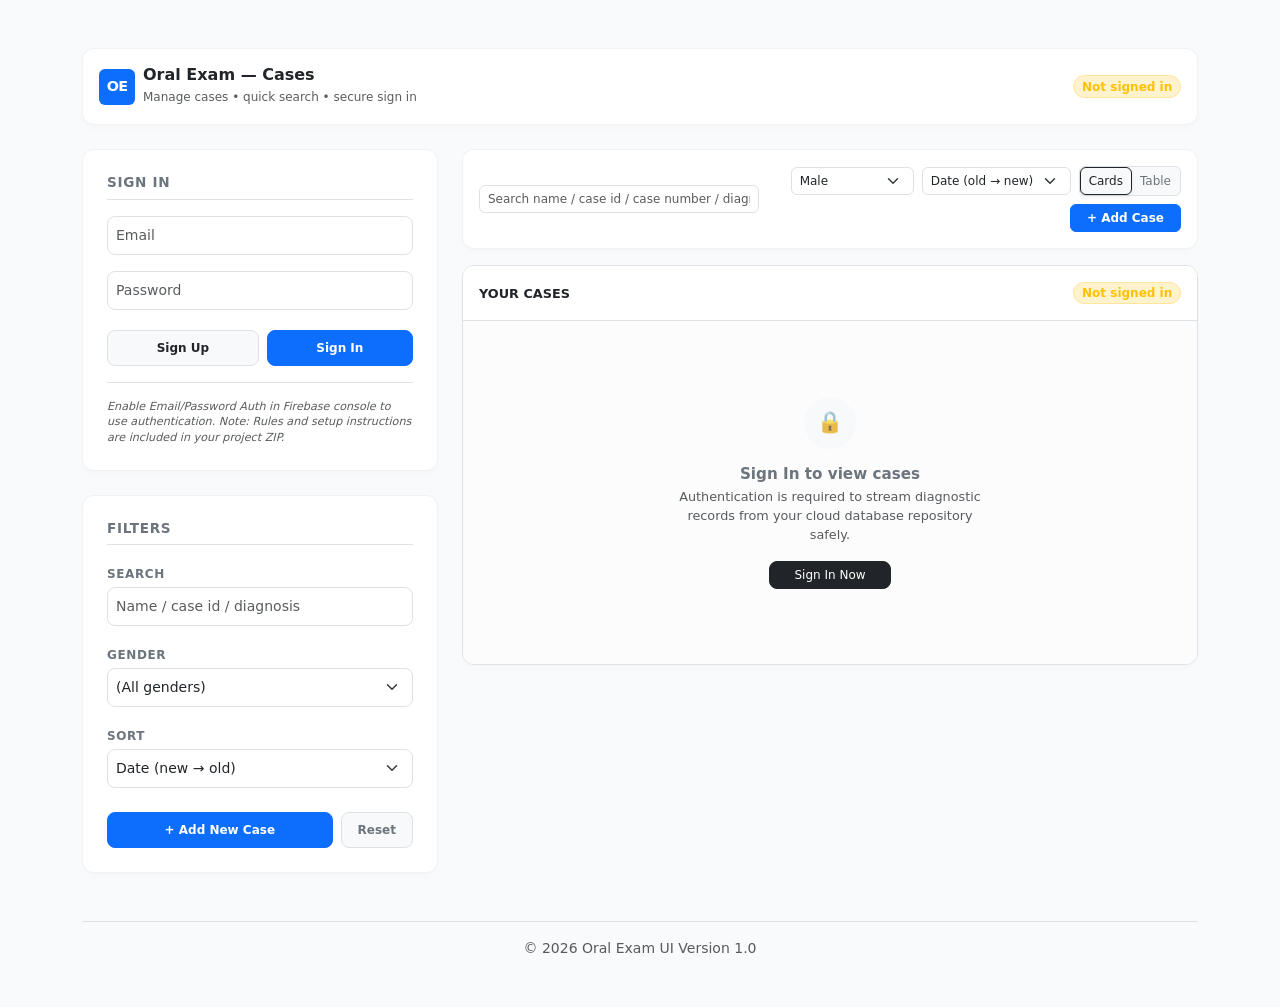
<file: index.html>
<!DOCTYPE html>
<html lang="en">
<head>
    <meta charset="UTF-8">
    <meta name="viewport" content="width=device-width, initial-scale=1.0">
    <title>Oral Exam Cases — Dashboard</title>
    <!-- Bootstrap 5 CSS via CDN -->
    <link href="https://cdn.jsdelivr.net/npm/bootstrap@5.3.2/dist/css/bootstrap.min.css" rel="stylesheet">
    <style>
        body { background-color: #f8fafc; font-family: system-ui, -apple-system, sans-serif; }
        .card { border: 1px solid rgba(0,0,0,.05); box-shadow: 0 4px 6px -1px rgba(0,0,0,.02); border-radius: 12px; }
        .form-label-header { font-size: 0.75rem; font-weight: 700; text-transform: uppercase; letter-spacing: 0.05em; color: #6c757d; }
        .section-title { font-size: 0.85rem; font-weight: 700; text-transform: uppercase; letter-spacing: 0.05em; color: #6c757d; border-bottom: 1px solid #dee2e6; padding-bottom: 0.5rem; margin-bottom: 1rem; }
    </style>
</head>
<body class="py-4 py-md-5">

    <div class="container" style="max-width: 1140px;">
        
        <!-- TOP NAVIGATION BAR -->
        <header class="card p-3 mb-4 bg-white d-flex flex-sm-row flex-column justify-content-between align-items-sm-center align-items-start gap-3">
            <div class="d-flex align-items-center gap-2">
                <div class="bg-primary text-white d-flex align-items-center justify-content-center rounded-2 fw-bold" style="width: 36px; height: 36px; font-size: 0.9rem; letter-spacing: -0.05em;">OE</div>
                <div>
                    <h1 class="h6 mb-0 fw-bold text-dark">Oral Exam — Cases</h1>
                    <small class="text-muted" style="font-size: 0.75rem;">Manage cases • quick search • secure sign in</small>
                </div>
            </div>
            <div class="d-flex align-items-center gap-2">
                <span class="badge bg-warning-subtle text-warning border border-warning-subtle rounded-pill px-2.5 py-1.5" style="font-size: 0.75rem;">Not signed in</span>
              
            </div>
        </header>

        <!-- MAIN LAYOUT GRID -->
        <div class="row g-4">
            
            <!-- LEFT COLUMN: FILTERS & AUTHENTICATION -->
            <div class="col-lg-4">
                <div class="d-flex flex-column gap-4">

                     <!-- SIGN IN CARD -->
                    <section class="card p-4 bg-white">
                        <h2 class="section-title">Sign In</h2>
                        
                        <div class="mb-3">
                            <input type="email" placeholder="Email" class="form-control form-control-sm rounded-3 py-2">
                        </div>
                        <div class="mb-3">
                            <input type="password" placeholder="Password" class="form-control form-control-sm rounded-3 py-2">
                        </div>

                        <div class="d-flex gap-2 pt-1">
                            <button type="button" class="btn btn-light btn-sm border text-dark flex-grow-1 fw-semibold rounded-3 py-2" style="font-size: 0.75rem;">Sign Up</button>
                            <button type="button" class="btn btn-primary btn-sm flex-grow-1 fw-semibold rounded-3 py-2" style="font-size: 0.75rem;">Sign In</button>
                        </div>

                        <p class="text-muted fst-italic pt-3 mb-0 border-top mt-3" style="font-size: 0.7rem; line-height: 1.4;">
                            Enable Email/Password Auth in Firebase console to use authentication. Note: Rules and setup instructions are included in your project ZIP.
                        </p>
                    </section>
                    
                    <!-- FILTER CARD -->
                    <section class="card p-4 bg-white">
                        <h2 class="section-title">Filters</h2>
                        
                        <div class="mb-3">
                            <label class="form-label form-label-header mb-1">Search</label>
                            <input type="text" placeholder="Name / case id / diagnosis" class="form-control form-control-sm rounded-3 py-2">
                        </div>
                        
                        <div class="mb-3">
                            <label class="form-label form-label-header mb-1">Gender</label>
                            <select class="form-select form-select-sm rounded-3 py-2">
                                <option>(All genders)</option>
                                <option>Male</option>
                                <option>Female</option>
                                <option>Other</option>
                            </select>
                        </div>
                        
                        <div class="mb-3">
                            <label class="form-label form-label-header mb-1">Sort</label>
                            <select class="form-select form-select-sm rounded-3 py-2">
                                <option>Date (new → old)</option>
                                <option>Date (old → new)</option>
                                <option>Name A → Z</option>
                            </select>
                        </div>

                        <div class="d-flex gap-2 pt-2">
                            <button type="button" class="btn btn-primary btn-sm flex-grow-1 fw-semibold rounded-3 py-2" style="font-size: 0.75rem;">+ Add New Case</button>
                            <button type="button" class="btn btn-light btn-sm border text-secondary fw-semibold rounded-3 px-3 py-2" style="font-size: 0.75rem;">Reset</button>
                        </div>
                    </section>

                   
                    
                </div>
            </div>

            <!-- RIGHT COLUMN: CASES WORKSPACE AREA -->
            <main class="col-lg-8">
                <div class="d-flex flex-column gap-3">
                    
                    <!-- VIEWS AND SUB-CONTROLS TOOLBAR -->
                    <div class="card p-3 bg-white d-flex flex-sm-row flex-column gap-3 align-items-center justify-content-between">
                        <div class="w-100" style="max-width: 280px;">
                            <input type="text" placeholder="Search name / case id / case number / diagnosis..." class="form-control form-control-sm rounded-2 py-1.5" style="font-size: 0.75rem;">
                        </div>
                        
                        <div class="d-flex gap-2 align-items-center w-100 justify-content-sm-end justify-content-between flex-wrap">
                            <select class="form-select form-select-sm rounded-2 w-auto" style="font-size: 0.75rem;"><option>Male</option><option>(All genders)</option><option>Female</option></select>
                            <select class="form-select form-select-sm rounded-2 w-auto" style="font-size: 0.75rem;"><option>Date (old → new)</option><option>Date (new → old)</option></select>
                            
                            <div class="btn-group btn-group-sm p-0.5 bg-light rounded-2 border" role="group">
                                <button type="button" class="btn btn-white btn-sm active shadow-sm rounded-2 fw-medium text-dark" style="font-size: 0.75rem;">Cards</button>
                                <button type="button" class="btn btn-light btn-sm rounded-2 text-secondary" style="font-size: 0.75rem;">Table</button>
                            </div>
                            
                            <button type="button" class="btn btn-primary btn-sm rounded-2 px-3 fw-semibold" style="font-size: 0.75rem;">
                                + Add Case
                            </button>
                        </div>
                    </div>

                    <!-- CASES HUB DATA STREAM BOX -->
                    <div class="card bg-white overflow-hidden d-flex flex-column border" style="min-height: 400px;">
                        <div class="card-header bg-white border-bottom p-3 d-flex justify-content-between align-items-center">
                            <h3 class="h6 mb-0 text-dark fw-bold text-uppercase tracking-wider" style="font-size: 0.8rem;">Your Cases</h3>
                            <span class="badge bg-warning-subtle text-warning border border-warning-subtle rounded-pill px-2.5 py-1">Not signed in</span>
                        </div>
                        
                        <!-- LOCKED SECURE EMPTY STATE AREA -->
                        <div class="flex-grow-1 d-flex flex-column align-items-center justify-content-center text-center p-5 bg-light-subtle">
                            <div class="bg-light rounded-circle d-flex align-items-center justify-content-center text-muted mb-3" style="width: 52px; height: 52px; font-size: 1.3rem;">🔒</div>
                            <h5 class="text-secondary fw-semibold mb-1" style="font-size: 0.95rem;">Sign In to view cases</h5>
                            <p class="text-muted small mx-auto mb-3" style="max-width: 320px; font-size: 0.8rem;">Authentication is required to stream diagnostic records from your cloud database repository safely.</p>
                            <button type="button" class="btn btn-dark btn-sm rounded-3 px-4 py-1.5 fw-medium" style="font-size: 0.75rem;">Sign In Now</button>
                        </div>
                    </div>
                    
                </div>
            </main>
            
        </div>

        <!-- STYLISH METADATA FOOTER -->
        <footer class="text-center mt-5 text-muted small border-top pt-3">
            &copy; 2026 Oral Exam UI Version 1.0
        </footer>

    </div>

</body>
</html>
</file>
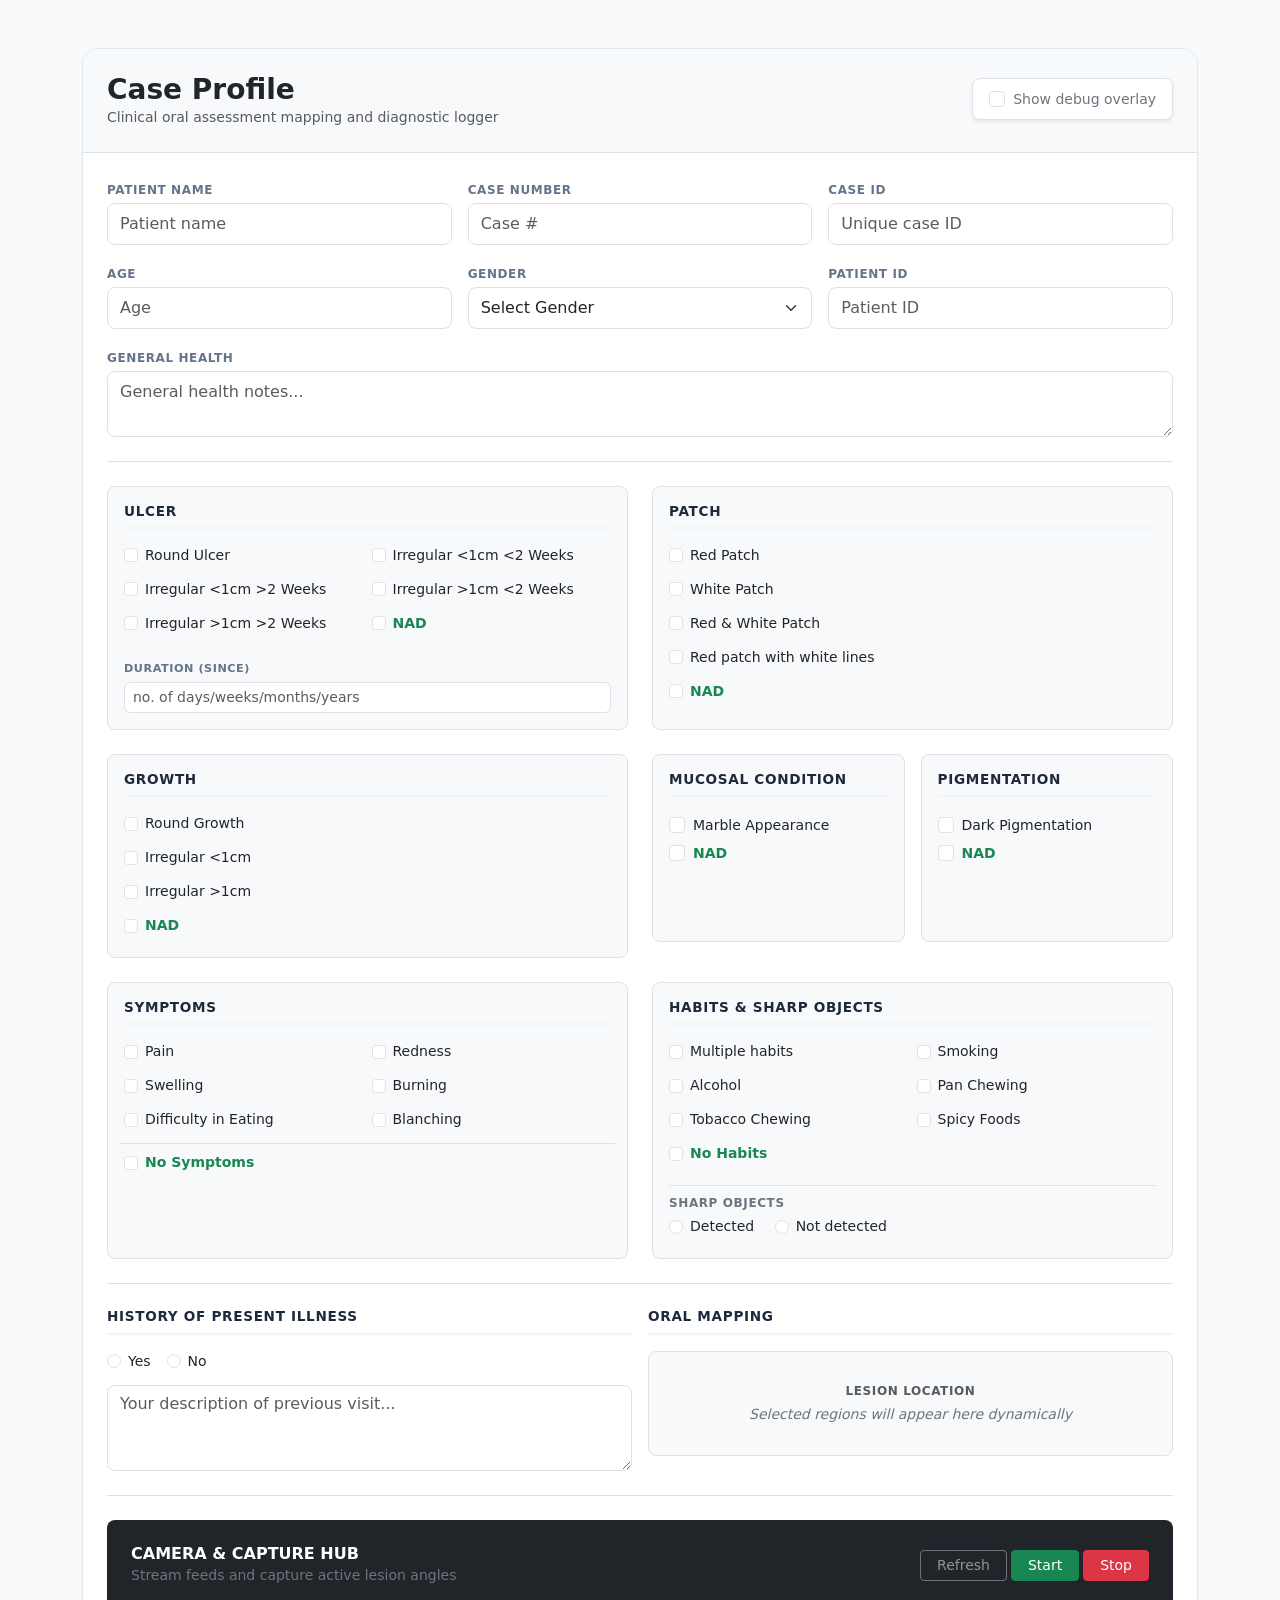
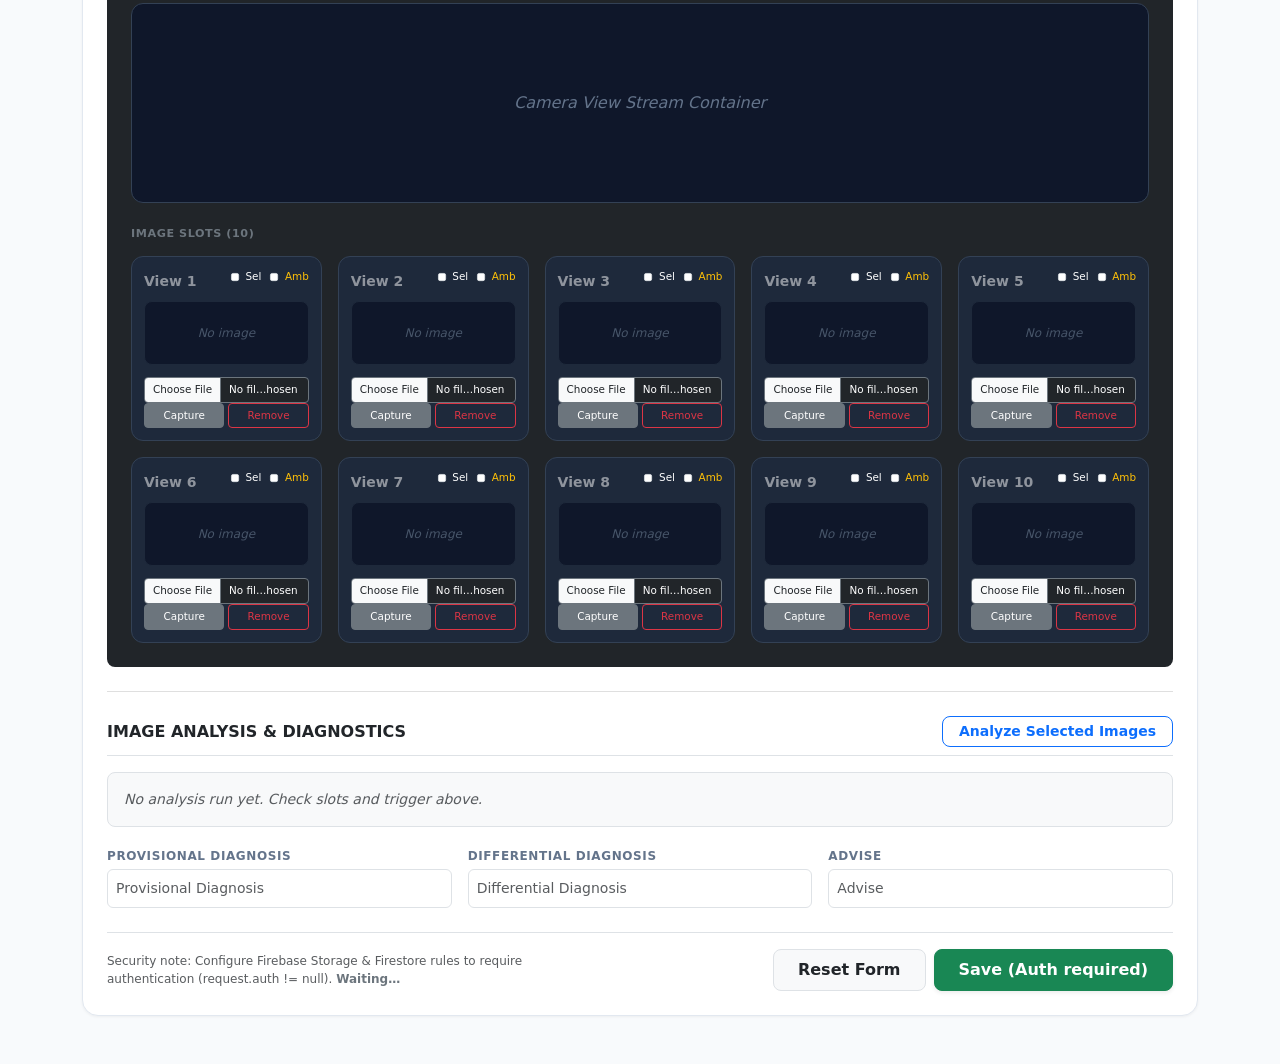
<file: case.html>
<!DOCTYPE html>
<html lang="en">
<head>
    <meta charset="UTF-8">
    <meta name="viewport" content="width=device-width, initial-scale=1.0">
    <title>Case Profile Dashboard</title>
    <!-- Bootstrap 5 CSS via CDN -->
    <link href="https://cdn.jsdelivr.net/npm/bootstrap@5.3.2/dist/css/bootstrap.min.css" rel="stylesheet">
    <style>
        body {
            background-color: #f8fafc;
            color: #334155;
            font-family: system-ui, -apple-system, sans-serif;
        }
        .card {
            border: 1px solid #e2e8f0;
            border-radius: 1rem;
            box-shadow: 0 1px 3px 0 rgba(0, 0, 0, 0.05);
        }
        .form-label-header {
            font-size: 0.75rem;
            font-weight: 700;
            text-transform: uppercase;
            letter-spacing: 0.05em;
            color: #64748b;
        }
        .section-title {
            font-size: 0.85rem;
            font-weight: 700;
            text-transform: uppercase;
            letter-spacing: 0.05em;
            color: #1e293b;
            border-bottom: 2px solid #f1f5f9;
            padding-bottom: 0.5rem;
            margin-bottom: 1rem;
        }
        .camera-view-container {
            height: 200px;
            background-color: #0f172a;
            color: #64748b;
            display: flex;
            align-items: center;
            justify-content: center;
            font-style: italic;
            border-radius: 0.75rem;
            border: 1px solid #334155;
        }
        .slot-card {
            background-color: #1e293b;
            border: 1px solid #334155;
            border-radius: 0.75rem;
            padding: 12px;
            color: #f1f5f9;
        }
        .slot-img-placeholder {
            height: 64px;
            background-color: #0f172a;
            border-radius: 0.5rem;
            display: flex;
            align-items: center;
            justify-content: center;
            font-size: 0.75rem;
            color: #475569;
            font-style: italic;
            border: 1px solid #1e293b;
        }
    </style>
</head>
<body class="py-4 py-md-5">

    <div class="container" style="max-width: 1140px;">
        <div class="card bg-white overflow-hidden">
            
            <!-- Header Banner Section -->
            <div class="p-4 bg-light border-bottom d-flex flex-sm-row flex-column justify-content-between align-items-sm-center align-items-start gap-3">
                <div>
                    <h1 class="h3 fw-bold text-dark mb-0">Case Profile</h1>
                    <p class="text-muted mb-0 small">Clinical oral assessment mapping and diagnostic logger</p>
                </div>
                <div class="form-check bg-white p-2 px-3 rounded-3 border shadow-sm">
                    <input class="form-check-input ms-0 me-2" type="checkbox" id="showDebugOverlay">
                    <label class="form-check-label text-secondary small fw-medium" for="showDebugOverlay" style="cursor: pointer;">Show debug overlay</label>
                </div>
            </div>

            <form class="p-4">
                
                <!-- SECTION 1: Patient Demographics -->
                <div class="row g-3 mb-4">
                    <div class="col-md-4">
                        <label class="form-label form-label-header mb-1">Patient Name</label>
                        <input type="text" class="form-control rounded-3 py-2" placeholder="Patient name">
                    </div>
                    <div class="col-md-4">
                        <label class="form-label form-label-header mb-1">Case Number</label>
                        <input type="text" class="form-control rounded-3 py-2" placeholder="Case #">
                    </div>
                    <div class="col-md-4">
                        <label class="form-label form-label-header mb-1">Case ID</label>
                        <input type="text" class="form-control rounded-3 py-2" placeholder="Unique case ID">
                    </div>
                    <div class="col-md-4">
                        <label class="form-label form-label-header mb-1">Age</label>
                        <input type="text" class="form-control rounded-3 py-2" placeholder="Age">
                    </div>
                    <div class="col-md-4">
                        <label class="form-label form-label-header mb-1">Gender</label>
                        <select class="form-select rounded-3 py-2">
                            <option selected>Select Gender</option>
                            <option value="M">Male (M)</option>
                            <option value="F">Female (F)</option>
                            <option value="Other">Other</option>
                        </select>
                    </div>
                    <div class="col-md-4">
                        <label class="form-label form-label-header mb-1">Patient ID</label>
                        <input type="text" class="form-control rounded-3 py-2" placeholder="Patient ID">
                    </div>
                    <div class="col-12">
                        <label class="form-label form-label-header mb-1">General Health</label>
                        <textarea rows="2" class="form-control rounded-3 py-2" placeholder="General health notes..."></textarea>
                    </div>
                </div>

                <hr class="text-black-50 my-4">

                <!-- SECTION 2: Clinical Observations Matrices -->
                <div class="row g-4 mb-4">
                    
                    <!-- Ulcer Category -->
                    <div class="col-md-6">
                        <div class="p-3 rounded-3 bg-light border h-100">
                            <h3 class="section-title">Ulcer</h3>
                            <div class="row g-2 small mb-3">
                                <div class="col-sm-6"><div class="form-check"><input class="form-check-input" type="checkbox" id="u1"><label class="form-check-label" for="u1">Round Ulcer</label></div></div>
                                <div class="col-sm-6"><div class="form-check"><input class="form-check-input" type="checkbox" id="u2"><label class="form-check-label" for="u2">Irregular &lt;1cm &lt;2 Weeks</label></div></div>
                                <div class="col-sm-6"><div class="form-check"><input class="form-check-input" type="checkbox" id="u3"><label class="form-check-label" for="u3">Irregular &lt;1cm &gt;2 Weeks</label></div></div>
                                <div class="col-sm-6"><div class="form-check"><input class="form-check-input" type="checkbox" id="u4"><label class="form-check-label" for="u4">Irregular &gt;1cm &lt;2 Weeks</label></div></div>
                                <div class="col-sm-6"><div class="form-check"><input class="form-check-input" type="checkbox" id="u5"><label class="form-check-label" for="u5">Irregular &gt;1cm &gt;2 Weeks</label></div></div>
                                <div class="col-sm-6"><div class="form-check"><input class="form-check-input" type="checkbox" id="unad"><label class="form-check-label text-success fw-bold" for="unad">NAD</label></div></div>
                            </div>
                            <div>
                                <label class="form-label form-label-header mb-1" style="font-size: 0.7rem;">Duration (since)</label>
                                <input type="text" placeholder="no. of days/weeks/months/years" class="form-control form-control-sm rounded-2">
                            </div>
                        </div>
                    </div>

                    <!-- Patch Category -->
                    <div class="col-md-6">
                        <div class="p-3 rounded-3 bg-light border h-100">
                            <h3 class="section-title">Patch</h3>
                            <div class="d-flex flex-column gap-2 small">
                                <div class="form-check"><input class="form-check-input" type="checkbox" id="p1"><label class="form-check-label" for="p1">Red Patch</label></div>
                                <div class="form-check"><input class="form-check-input" type="checkbox" id="p2"><label class="form-check-label" for="p2">White Patch</label></div>
                                <div class="form-check"><input class="form-check-input" type="checkbox" id="p3"><label class="form-check-label" for="p3">Red & White Patch</label></div>
                                <div class="form-check"><input class="form-check-input" type="checkbox" id="p4"><label class="form-check-label" for="p4">Red patch with white lines</label></div>
                                <div class="form-check"><input class="form-check-input" type="checkbox" id="pnad"><label class="form-check-label text-success fw-bold" for="pnad">NAD</label></div>
                            </div>
                        </div>
                    </div>

                    <!-- Growth Category -->
                    <div class="col-md-6">
                        <div class="p-3 rounded-3 bg-light border h-100">
                            <h3 class="section-title">Growth</h3>
                            <div class="d-flex flex-column gap-2 small">
                                <div class="form-check"><input class="form-check-input" type="checkbox" id="g1"><label class="form-check-label" for="g1">Round Growth</label></div>
                                <div class="form-check"><input class="form-check-input" type="checkbox" id="g2"><label class="form-check-label" for="g2">Irregular &lt;1cm</label></div>
                                <div class="form-check"><input class="form-check-input" type="checkbox" id="g3"><label class="form-check-label" for="g3">Irregular &gt;1cm</label></div>
                                <div class="form-check"><input class="form-check-input" type="checkbox" id="gnad"><label class="form-check-label text-success fw-bold" for="gnad">NAD</label></div>
                            </div>
                        </div>
                    </div>

                    <!-- Mucosal Condition & Pigmentation Box Complex -->
                    <div class="col-md-6">
                        <div class="row g-3 h-100">
                            <div class="col-sm-6">
                                <div class="p-3 rounded-3 bg-light border h-100">
                                    <h3 class="section-title">Mucosal Condition</h3>
                                    <div class="form-check mb-1"><input class="form-check-input" type="checkbox" id="m1"><label class="form-check-label small" for="m1">Marble Appearance</label></div>
                                    <div class="form-check"><input class="form-check-input" type="checkbox" id="mnad"><label class="form-check-label text-success small fw-bold" for="mnad">NAD</label></div>
                                </div>
                            </div>
                            <div class="col-sm-6">
                                <div class="p-3 rounded-3 bg-light border h-100">
                                    <h3 class="section-title">Pigmentation</h3>
                                    <div class="form-check mb-1"><input class="form-check-input" type="checkbox" id="pig1"><label class="form-check-label small" for="pig1">Dark Pigmentation</label></div>
                                    <div class="form-check"><input class="form-check-input" type="checkbox" id="pignad"><label class="form-check-label text-success small fw-bold" for="pignad">NAD</label></div>
                                </div>
                            </div>
                        </div>
                    </div>

                    <!-- Symptoms -->
                    <div class="col-md-6">
                        <div class="p-3 rounded-3 bg-light border h-100">
                            <h3 class="section-title">Symptoms</h3>
                            <div class="row g-2 small">
                                <div class="col-6"><div class="form-check"><input class="form-check-input" type="checkbox" id="s1"><label class="form-check-label" for="s1">Pain</label></div></div>
                                <div class="col-6"><div class="form-check"><input class="form-check-input" type="checkbox" id="s2"><label class="form-check-label" for="s2">Redness</label></div></div>
                                <div class="col-6"><div class="form-check"><input class="form-check-input" type="checkbox" id="s3"><label class="form-check-label" for="s3">Swelling</label></div></div>
                                <div class="col-6"><div class="form-check"><input class="form-check-input" type="checkbox" id="s4"><label class="form-check-label" for="s4">Burning</label></div></div>
                                <div class="col-6"><div class="form-check"><input class="form-check-input" type="checkbox" id="s5"><label class="form-check-label" for="s5">Difficulty in Eating</label></div></div>
                                <div class="col-6"><div class="form-check"><input class="form-check-input" type="checkbox" id="s6"><label class="form-check-label" for="s6">Blanching</label></div></div>
                                <div class="col-12 border-top pt-2 mt-2"><div class="form-check"><input class="form-check-input" type="checkbox" id="snad"><label class="form-check-label text-success fw-bold" for="snad">No Symptoms</label></div></div>
                            </div>
                        </div>
                    </div>

                    <!-- Habits & Sharp Objects Box -->
                    <div class="col-md-6">
                        <div class="p-3 rounded-3 bg-light border h-100">
                            <h3 class="section-title">Habits & Sharp Objects</h3>
                            <div class="row g-2 small mb-3">
                                <div class="col-6"><div class="form-check"><input class="form-check-input" type="checkbox" id="h1"><label class="form-check-label" for="h1">Multiple habits</label></div></div>
                                <div class="col-6"><div class="form-check"><input class="form-check-input" type="checkbox" id="h2"><label class="form-check-label" for="h2">Smoking</label></div></div>
                                <div class="col-6"><div class="form-check"><input class="form-check-input" type="checkbox" id="h3"><label class="form-check-label" for="h3">Alcohol</label></div></div>
                                <div class="col-6"><div class="form-check"><input class="form-check-input" type="checkbox" id="h4"><label class="form-check-label" for="h4">Pan Chewing</label></div></div>
                                <div class="col-6"><div class="form-check"><input class="form-check-input" type="checkbox" id="h5"><label class="form-check-label" for="h5">Tobacco Chewing</label></div></div>
                                <div class="col-6"><div class="form-check"><input class="form-check-input" type="checkbox" id="h6"><label class="form-check-label" for="h6">Spicy Foods</label></div></div>
                                <div class="col-12"><div class="form-check"><input class="form-check-input" type="checkbox" id="hnad"><label class="form-check-label text-success fw-bold" for="hnad">No Habits</label></div></div>
                            </div>
                            <div class="pt-2 border-top small">
                                <label class="form-label-header d-block mb-1 text-secondary">Sharp Objects</label>
                                <div class="form-check form-check-inline"><input class="form-check-input" type="radio" name="so" id="so1"><label class="form-check-label" for="so1">Detected</label></div>
                                <div class="form-check form-check-inline"><input class="form-check-input" type="radio" name="so" id="so2"><label class="form-check-label" for="so2">Not detected</label></div>
                            </div>
                        </div>
                    </div>
                </div>

                <hr class="text-black-50 my-4">

                <!-- SECTION 3: Clinical History & Mapping Viewport -->
                <div class="row g-3 mb-4">
                    <div class="col-md-6">
                        <h3 class="section-title">History of Present Illness</h3>
                        <div class="d-flex gap-3 small mb-2">
                            <div class="form-check"><input class="form-check-input" type="radio" name="hpi" id="hpi1"><label class="form-check-label" for="hpi1">Yes</label></div>
                            <div class="form-check"><input class="form-check-input" type="radio" name="hpi" id="hpi2"><label class="form-check-label" for="hpi2">No</label></div>
                        </div>
                        <textarea rows="3" placeholder="Your description of previous visit..." class="form-control rounded-3 text-sm"></textarea>
                    </div>
                    <div class="col-md-6">
                        <h3 class="section-title">Oral Mapping</h3>
                        <div class="p-3 border rounded-3 bg-light text-center d-flex flex-column align-items-center justify-content-center" style="min-height: 105px;">
                            <span class="form-label-header text-muted mb-1">Lesion Location</span>
                            <small class="text-secondary fst-italic">Selected regions will appear here dynamically</small>
                        </div>
                    </div>
                </div>

                <hr class="text-black-50 my-4">

                <!-- SECTION 4: Camera & Capture Hub System -->
                <div class="p-4 rounded-3 bg-dark text-white mb-4">
                    <div class="d-flex flex-sm-row flex-column justify-content-between align-items-start align-items-sm-center gap-2 mb-3">
                        <div>
                            <h3 class="h6 mb-0 text-white fw-bold text-uppercase tracking-wider">Camera & Capture Hub</h3>
                            <small class="text-secondary">Stream feeds and capture active lesion angles</small>
                        </div>
                        <div class="d-flex gap-1">
                            <button type="button" class="btn btn-sm btn-outline-secondary text-white-50 border-secondary px-3">Refresh</button>
                            <button type="button" class="btn btn-sm btn-success px-3">Start</button>
                            <button type="button" class="btn btn-sm btn-danger px-3">Stop</button>
                        </div>
                    </div>

                    <!-- Main View Stream Container -->
                    <div class="camera-view-container mb-4">Camera View Stream Container</div>

                    <!-- 10 View Slots Responsive Grid -->
                    <div>
                        <h4 class="form-label-header text-secondary mb-3" style="font-size: 0.7rem;">Image Slots (10)</h4>
                        <div class="row row-cols-1 row-cols-sm-2 row-cols-md-5 g-3">
                            <script>
                                for(let i=1; i<=10; i++) {
                                    document.write(`
                                        <div class="col">
                                            <div class="slot-card d-flex flex-column justify-content-between gap-2">
                                                <div class="d-flex justify-content-between align-items-center w-100">
                                                    <span class="small fw-bold text-white-50">View ${i}</span>
                                                    <div class="d-flex align-items-center gap-2" style="font-size: 0.65rem;">
                                                        <div class="form-check mb-0"><input class="form-check-input" type="checkbox" style="transform:scale(0.8);"><label class="form-check-label text-white">Sel</label></div>
                                                        <div class="form-check mb-0 text-warning"><input class="form-check-input" type="checkbox" style="transform:scale(0.8);"><label class="form-check-label text-warning">Amb</label></div>
                                                    </div>
                                                </div>
                                                <div class="slot-img-placeholder">No image</div>
                                                <div class="mt-1">
                                                    <input type="file" class="form-control form-control-sm bg-dark text-white border-secondary mb-1.5" style="font-size: 0.65rem;">
                                                    <div class="row g-1">
                                                        <div class="col-6"><button type="button" class="btn btn-secondary btn-sm w-100 py-0.5 text-white fw-medium" style="font-size: 0.65rem;">Capture</button></div>
                                                        <div class="col-6"><button type="button" class="btn btn-outline-danger btn-sm w-100 py-0.5 fw-medium" style="font-size: 0.65rem;">Remove</button></div>
                                                    </div>
                                                </div>
                                            </div>
                                        </div>
                                    `);
                                }
                            </script>
                        </div>
                    </div>
                </div>

                <hr class="text-black-50 my-4">

                <!-- SECTION 5: Image Analysis & Clinical Output -->
                <div class="mb-4">
                    <div class="d-flex justify-content-between align-items-center border-bottom pb-2 mb-3">
                        <h3 class="h6 mb-0 text-dark fw-bold text-uppercase tracking-wider">Image Analysis & Diagnostics</h3>
                        <button type="button" class="btn btn-outline-primary btn-sm rounded-3 px-3 fw-semibold">Analyze Selected Images</button>
                    </div>
                    <div class="p-3 border rounded-3 bg-light text-muted small fst-italic mb-3">No analysis run yet. Check slots and trigger above.</div>
                    
                    <div class="row g-3">
                        <div class="col-md-4">
                            <label class="form-label form-label-header mb-1">Provisional Diagnosis</label>
                            <input type="text" class="form-control form-control-sm rounded-2 py-2" placeholder="Provisional Diagnosis">
                        </div>
                        <div class="col-md-4">
                            <label class="form-label form-label-header mb-1">Differential Diagnosis</label>
                            <input type="text" class="form-control form-control-sm rounded-2 py-2" placeholder="Differential Diagnosis">
                        </div>
                        <div class="col-md-4">
                            <label class="form-label form-label-header mb-1">Advise</label>
                            <input type="text" class="form-control form-control-sm rounded-2 py-2" placeholder="Advise">
                        </div>
                    </div>
                </div>

                <!-- Footer Action Toolbar Controls -->
                <div class="pt-3 mt-4 border-top d-flex flex-sm-row flex-column justify-content-between align-items-center gap-3">
                    <p class="text-muted mb-0" style="font-size: 0.75rem;">Security note: Configure Firebase Storage & Firestore rules to require authentication (request.auth != null). <span class="fw-bold text-secondary">Waiting…</span></p>
                    <div class="d-flex gap-2 w-100 justify-content-sm-end">
                        <button type="reset" class="btn btn-light border text-dark px-4 py-2 fw-semibold rounded-3">Reset Form</button>
                        <button type="submit" class="btn btn-success px-4 py-2 fw-semibold rounded-3 shadow-sm" onclick="event.preventDefault();">Save (Auth required)</button>
                    </div>
                </div>

            </form>
        </div>
    </div>

</body>
</html>
</file>
